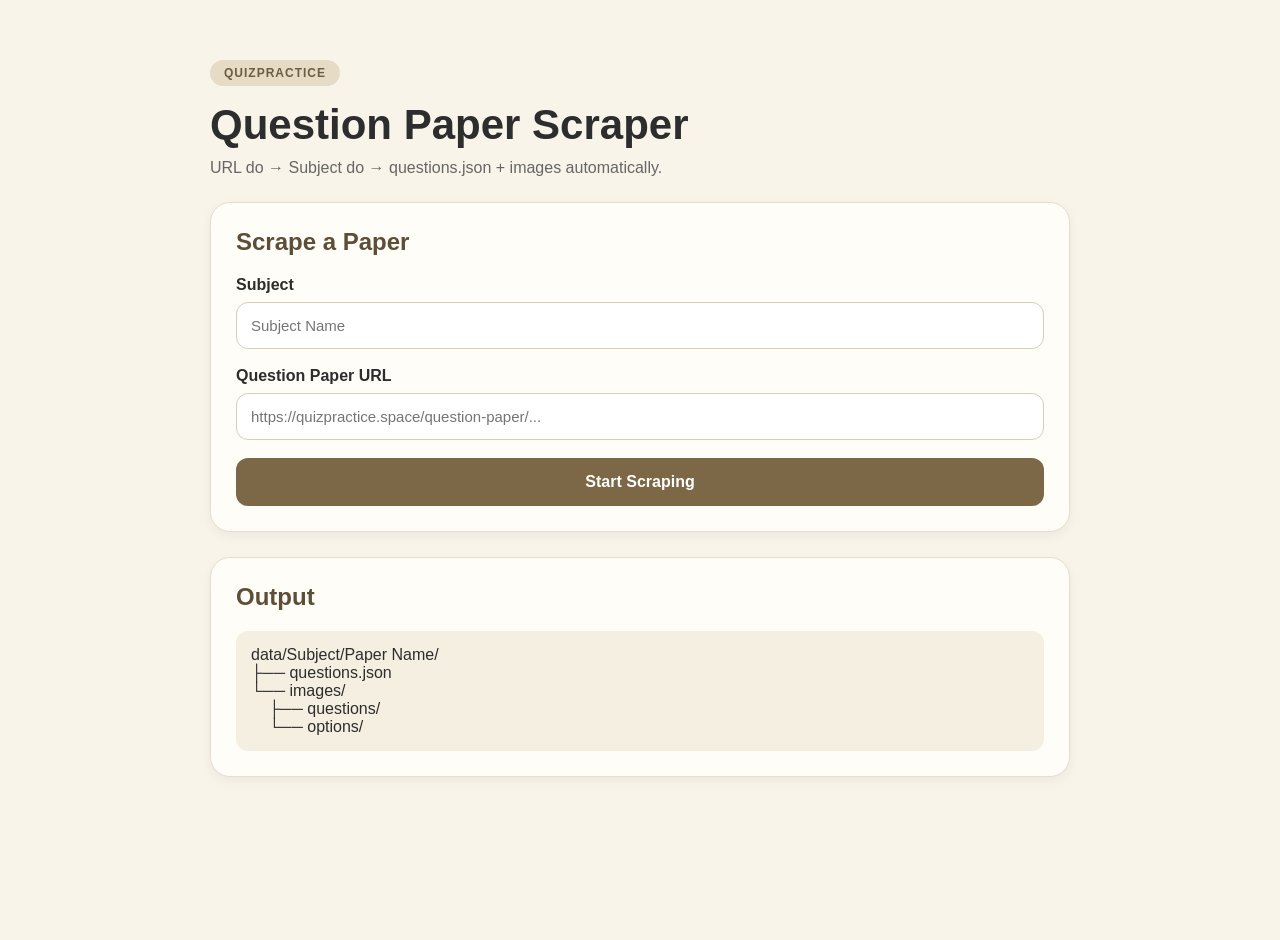
<file: templates/index.html>
<!doctype html>
<html lang="en">

<head>
    <meta charset="UTF-8">
    <meta name="viewport" content="width=device-width,initial-scale=1">
    <title>QuizPractice Scraper</title>

    <style>
        * {
            margin: 0;
            padding: 0;
            box-sizing: border-box;
            font-family: Inter, sans-serif;
        }

        body {
            background: #f8f4ea;
            min-height: 100vh;
            color: #2d2d2d;
        }

        .container {
            max-width: 900px;
            margin: 40px auto;
            padding: 20px;
        }

        .eyebrow {
            display: inline-block;
            background: #e6dcc6;
            color: #6b5d43;
            padding: 6px 14px;
            border-radius: 20px;
            font-size: 12px;
            font-weight: 700;
            letter-spacing: 1px;
            margin-bottom: 15px;
        }

        h1 {
            font-size: 42px;
            margin-bottom: 10px;
        }

        p {
            color: #666;
            margin-bottom: 25px;
        }

        .card {
            background: #fffdf7;
            border: 1px solid #e7ddca;
            border-radius: 20px;
            padding: 25px;
            margin-bottom: 25px;
            box-shadow: 0 4px 12px rgba(0, 0, 0, .05);
        }

        .card h2 {
            margin-bottom: 20px;
            color: #5d4e37;
        }

        label {
            display: block;
            margin-bottom: 8px;
            font-weight: 600;
        }

        input {
            width: 100%;
            padding: 14px;
            border: 1px solid #d8cdb8;
            border-radius: 12px;
            margin-bottom: 18px;
            font-size: 15px;
            background: #fff;
        }

        input:focus {
            outline: none;
            border-color: #9c8b6f;
        }

        button {
            width: 100%;
            border: none;
            padding: 15px;
            border-radius: 12px;
            cursor: pointer;
            font-size: 16px;
            font-weight: 700;
            background: #7c6747;
            color: white;
        }

        button:hover {
            opacity: .9;
        }

        pre {
            background: #f5efe2;
            padding: 15px;
            border-radius: 12px;
            overflow: auto;
        }

        .status {
            margin-top: 20px;
            padding: 15px;
            border-radius: 12px;
            font-size: 15px;
        }

        .success {
            background: #e8f7ea;
            color: #177d35;
        }

        .error {
            background: #ffe8e8;
            color: #b32020;
        }

        .view {
            display: inline-block;
            margin-top: 12px;
            background: #7c6747;
            color: white;
            text-decoration: none;
            padding: 12px 18px;
            border-radius: 10px;
            font-weight: 600;
        }
    </style>

</head>

<body>
    <main class="container">
        <div class="eyebrow">QUIZPRACTICE</div>
        <h1>Question Paper Scraper</h1>
        <p>URL do → Subject do → questions.json + images automatically.</p>
        <section class="card">
            <h2>Scrape a Paper</h2>
            <form id="form"><label>Subject</label><input name="subject" placeholder="Subject Name" required><label>Question Paper
                    URL</label><input name="url" placeholder="https://quizpractice.space/question-paper/..."
                    required><button id="btn">Start Scraping</button></form>
            <div id="status"></div>
        </section>
        <section class="card">
            <h2>Output</h2>
            <pre>data/Subject/Paper Name/
├── questions.json
└── images/
    ├── questions/
    └── options/</pre>
        </section>
    </main>
    <script>const f = document.getElementById('form'), b = document.getElementById('btn'), s = document.getElementById('status'); f.onsubmit = async e => { e.preventDefault(); b.disabled = true; b.textContent = 'Scraping...'; s.className = 'status'; s.textContent = 'Page aur images download ho rahi hain...'; try { let r = await fetch('/scrape', { method: 'POST', body: new FormData(f) }), d = await r.json(); if (!d.ok) throw Error(d.error); s.className = 'status success'; let v = '/view/' + encodeURIComponent(d.subject) + '/' + encodeURIComponent(d.paper); s.innerHTML = `<b>✅ Complete!</b><br>Subject: ${d.subject}<br>Paper: ${d.paper}<br>Questions: ${d.questions}<br>Images downloaded: ${d.images_downloaded}<br>Images failed: ${d.images_failed}<br><br><a class="view" href="${v}" target="_blank">Open Paper Preview</a>` } catch (x) { s.className = 'status error'; s.textContent = '❌ ' + x.message } finally { b.disabled = false; b.textContent = 'Start Scraping' } };</script>
</body>

</html>
</file>
